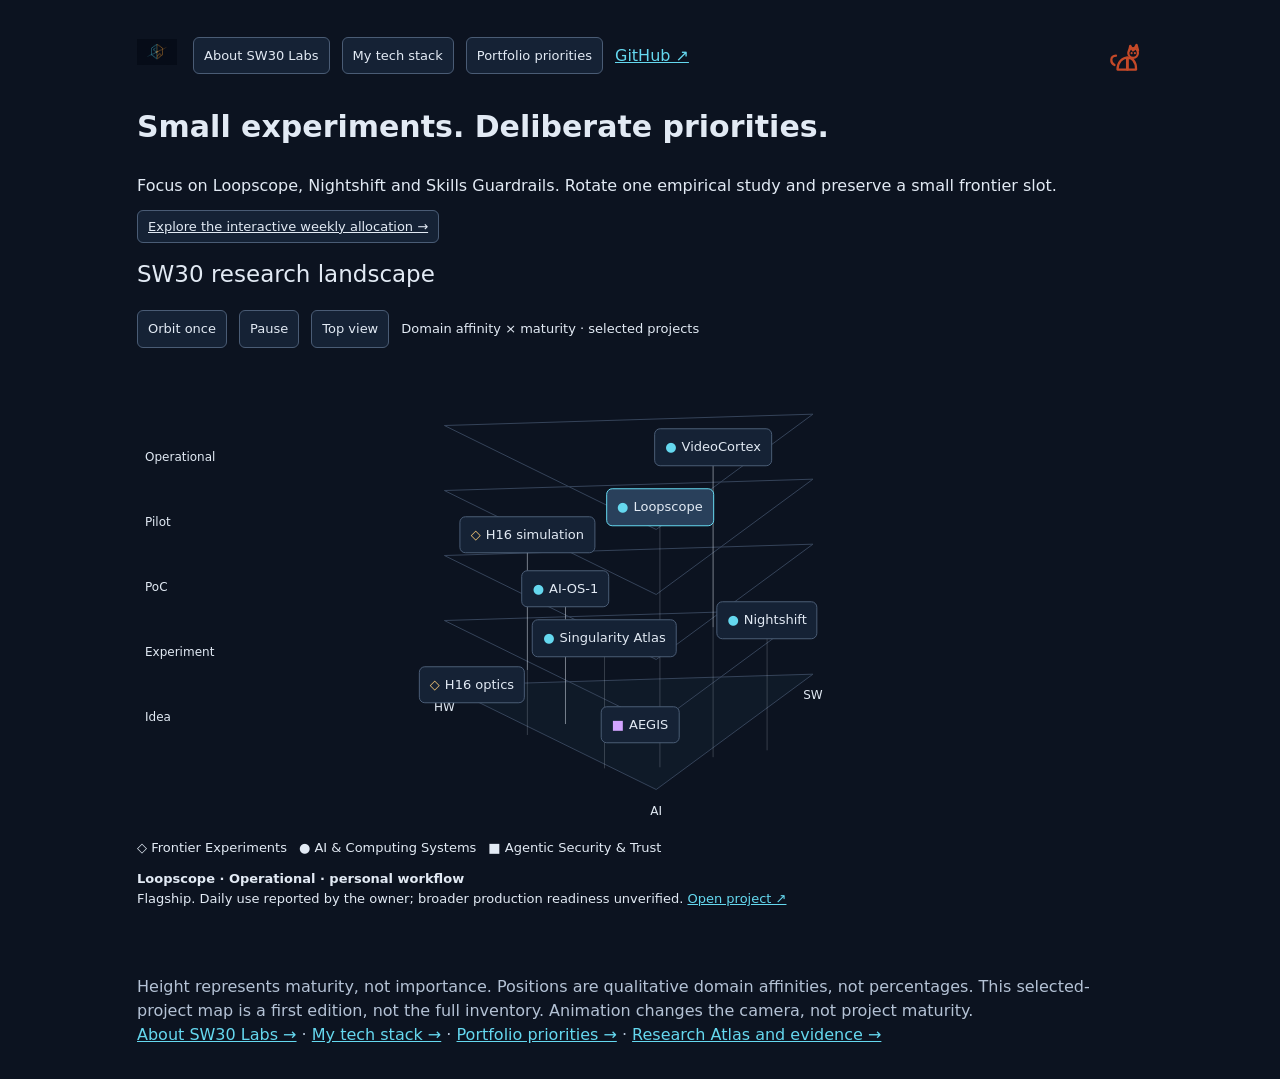
<file: docs/index.html>
<!doctype html>
<html lang="en"><head><meta charset="utf-8"><meta name="viewport" content="width=device-width,initial-scale=1"><title>SW30 Labs · Research Landscape</title><meta name="description" content="Explore SW30 Labs projects by domain affinity and evidence-backed maturity."><style>*{box-sizing:border-box}body{margin:0;background:#0c1320;color:#e2eaf4;font:16px/1.5 system-ui,sans-serif;--foreground:#e2eaf4;--border:#354359;--viz-series-1:#65d8ef;--viz-series-2:#d3a4ff;--viz-series-3:#f5c777}main{max-width:1050px;margin:auto;padding:32px 22px}a{color:#65d8ef}h1{font-size:30px}h2{font-size:23px;font-weight:500}.viz-controls,.viz-row{display:flex;gap:12px;align-items:center;flex-wrap:wrap}.site-head{display:flex;align-items:center;gap:16px;margin-bottom:18px;flex-wrap:wrap}.site-head .brand-mark{width:40px;height:40px;object-fit:contain;border-radius:8px;flex-shrink:0}.site-head .site-nav{margin-bottom:0;flex:1}.site-head .aineko{width:36px;height:36px;margin-left:auto;flex-shrink:0}.site-nav{margin-bottom:18px}.site-nav a.btn{text-decoration:none}.btn{font:inherit;font-size:13px;color:inherit;background:#152235;border:1px solid #4a5c75;border-radius:6px;padding:8px 10px;cursor:pointer}.btn:hover,.btn[aria-pressed=true]{background:#29405b;border-color:#65d8ef}.btn:focus-visible,a:focus-visible{outline:3px solid #f5c777;outline-offset:3px}.text-small{font-size:13px}footer{margin-top:28px;color:#b4c2d5}#sw-detail{max-width:760px}#sw30-landscape #sw-stage{height:520px}</style></head><body>
<main><div class="site-head"><a href="index.html" aria-label="SW30 Labs home"><img class="brand-mark" src="assets/sw30-logo-mark.png" alt="SW30 Labs" width="40" height="40"></a><nav class="viz-row site-nav" aria-label="Research navigation"><a class="btn" href="about.html">About SW30 Labs</a><a class="btn" href="about.html#stack">My tech stack</a><a class="btn" href="porter.html">Portfolio priorities</a><a href="https://github.com/sw30labs">GitHub ↗</a></nav><img class="aineko" src="assets/aineko.svg" alt="Aineko" title="Aineko" width="36" height="36"></div><section aria-label="Weekly portfolio priorities"><h1>Small experiments. Deliberate priorities.</h1><p>Focus on Loopscope, Nightshift and Skills Guardrails. Rotate one empirical study and preserve a small frontier slot.</p><p><a class="btn" href="porter.html">Explore the interactive weekly allocation →</a></p></section><div id="sw30-landscape">
<h2>SW30 research landscape</h2>
<div class="viz-controls"><button type="button" class="btn" id="sw-orbit">Orbit once</button><button type="button" class="btn" id="sw-stop">Pause</button><button type="button" class="btn" id="sw-flat" aria-pressed="false">Top view</button><span class="text-small">Domain affinity × maturity · selected projects</span></div>
<div id="sw-stage"><svg id="sw-space" role="img" aria-label="Research projects above a hardware, software and AI domain plane. Height represents maturity."></svg><div id="sw-nodes"></div></div>
<div class="viz-row text-small"><span>◇ Frontier Experiments</span><span>● AI &amp; Computing Systems</span><span>■ Agentic Security &amp; Trust</span></div>
<div id="sw-detail" class="text-small" aria-live="polite"></div>
</div>
<style>
#sw30-landscape #sw-stage{position:relative;height:490px}#sw30-landscape #sw-space{width:100%;height:100%;overflow:visible}#sw30-landscape #sw-nodes{position:absolute;inset:0;pointer-events:none}#sw30-landscape .sw-point{position:absolute;pointer-events:auto;transform:translate(-50%,-50%)}#sw30-landscape svg text{fill:var(--foreground);font-size:12px}#sw30-landscape #sw-detail{min-height:90px;padding-top:12px}#sw30-landscape .sw-symbol{display:inline-block;margin-right:5px}
</style>
<script>
(()=>{
const root=document.getElementById('sw30-landscape'),svg=root.querySelector('#sw-space'),stage=root.querySelector('#sw-stage'),nodes=root.querySelector('#sw-nodes'),detail=root.querySelector('#sw-detail');
const data=[
{name:'Loopscope',x:.05,y:.66,z:4,p:1,url:'loopscope',stage:'Operational · personal workflow',note:'Flagship. Daily use reported by the owner; broader production readiness unverified.'},
{name:'Nightshift',x:.65,y:.45,z:2,p:1,url:'nightshift',stage:'Implemented · productivity under evaluation',note:'Research Engine flagship. Frozen briefs, host checks and reviewable branches. Next: measure net human time saved.'},
{name:'VideoCortex',x:.35,y:.53,z:2,p:1,url:'videocortex',stage:'PoC · owner-reported',note:'Local TRIBE v2 brain-response prediction instrument, not generic video search. Next: verify numerical parity and one research use case.'},
{name:'Singularity Atlas',x:-.25,y:.65,z:2,p:1,url:'singularity-atlas',stage:'PoC candidate',note:'Featured. README documents globe, signal streams and local briefs; execution not independently verified.'},
{name:'AEGIS',x:0,y:0,z:0,p:2,url:'aegis-research',stage:'Idea',note:'HW + SW + AI research proposal. Next: test a bounded threat-model assumption.'},
{name:'AI-OS-1',x:-.4,y:-.05,z:0,p:1,url:'AI-OS-1',stage:'Idea / design corpus',note:'Architecture design; no runtime yet. Next: Phase-0 measurements.'},
{name:'H16 simulation',x:-.62,y:.1,z:1,p:0,stage:'Experiment',note:'RPC-H16 discrete-event simulation. Next: bounded physical-link geometry and channel mapping. Optical calibration remains open. Frontier flagship.'},
{name:'H16 optics',x:-.85,y:-.7,z:0,p:0,stage:'Idea',note:'RPC-H16 physical concept. Sixteen logical channels do not prescribe physical geometry. No optical prototype.'}
];
let angle=-.45,flat=false,selected=0,anim=0;
const marks=['◇','●','■'],colors=['var(--viz-series-3)','var(--viz-series-1)','var(--viz-series-2)'];
const buttons=data.map((d,i)=>{const b=document.createElement('button');b.type='button';b.className='btn sw-point';b.setAttribute('aria-label',d.name+', '+d.stage);const span=document.createElement('span');span.className='sw-symbol';span.style.color=colors[d.p];span.textContent=marks[d.p];b.append(span,document.createTextNode(d.name));b.onclick=()=>{selected=i;show();draw()};nodes.append(b);return b});
function show(){const d=data[selected];detail.replaceChildren();const strong=document.createElement('strong');strong.textContent=d.name+' · '+d.stage;detail.append(strong,document.createElement('br'),document.createTextNode(d.note+' '));if(d.url){const a=document.createElement('a');a.href='https://github.com/sw30labs/'+d.url;a.target='_blank';a.rel='noopener noreferrer';a.textContent='Open project ↗';detail.append(a)}buttons.forEach((b,i)=>b.setAttribute('aria-pressed',String(i===selected)))}
function draw(){const w=stage.clientWidth,h=490;const placed=[];svg.setAttribute('viewBox',`0 0 ${w} ${h}`);svg.replaceChildren();const scale=Math.min((w-70)/2.8,185),cx=w/2,cy=flat?240:377;
function proj(x,y,z){const a=x*Math.cos(angle)-y*Math.sin(angle),b=x*Math.sin(angle)+y*Math.cos(angle);return[cx+a*scale,cy+b*scale*(flat?.8:.35)-z*(flat?0:65)]}
function el(tag,attrs){const e=document.createElementNS('http://www.w3.org/2000/svg',tag);Object.entries(attrs).forEach(([k,v])=>e.setAttribute(k,v));svg.append(e);return e}
function line(a,b,opacity=.3){el('line',{x1:a[0],y1:a[1],x2:b[0],y2:b[1],stroke:'var(--foreground)','stroke-opacity':opacity,'stroke-width':1})}
const tri=[[-1,-.7],[1,-.7],[0,1]];for(let z=0;z<5;z++){if(flat&&z)continue;const pts=tri.map(([x,y])=>proj(x,y,z));el('polygon',{points:pts.map(p=>p.join(',')).join(' '),fill:z===0?'var(--viz-series-1)':'none','fill-opacity':.035,stroke:'var(--border)','stroke-width':1});if(!flat){const t=el('text',{x:8,y:cy-z*65-4});t.textContent=['Idea','Experiment','PoC','Pilot','Operational'][z]}}
[[-1,-.7,'HW'],[1,-.7,'SW'],[0,1,'AI']].forEach(([x,y,label])=>{const p=proj(x,y,0);const t=el('text',{x:p[0],y:p[1]+25,'text-anchor':'middle'});t.textContent=label});
data.forEach((d,i)=>{const p=proj(d.x,d.y,d.z),g=proj(d.x,d.y,0);if(!flat)line(p,g,.2);const b=buttons[i];let bx=p[0],by=p[1];if(flat)by+=(i%3-1)*42;bx=Math.max(b.offsetWidth/2+3,Math.min(w-b.offsetWidth/2-3,bx));const bw=b.offsetWidth,bh=b.offsetHeight;for(let tries=0;tries<20&&placed.some(q=>Math.abs(bx-q.x)<(bw+q.w)/2+5&&Math.abs(by-q.y)<(bh+q.h)/2+5);tries++)by-=bh+7;by=Math.max(bh/2+5,by);placed.push({x:bx,y:by,w:bw,h:bh});if(Math.abs(by-p[1])>5||Math.abs(bx-p[0])>5)line(p,[bx,by],.5);b.style.left=bx+'px';b.style.top=by+'px';b.style.zIndex=String(i===selected?20:5)});
}
const ORBIT_MS=22000;
function orbitOnce(){cancelAnimationFrame(anim);if(matchMedia('(prefers-reduced-motion: reduce)').matches){angle+=Math.PI/3;draw();return}const start=performance.now(),base=angle;function frame(now){const t=Math.min(1,(now-start)/ORBIT_MS);angle=base+t*Math.PI*2;draw();if(t<1)anim=requestAnimationFrame(frame)}anim=requestAnimationFrame(frame)}
function startAutoOrbit(){if(matchMedia('(prefers-reduced-motion: reduce)').matches)return;cancelAnimationFrame(anim);const start=performance.now(),base=angle;function frame(now){const t=((now-start)%ORBIT_MS)/ORBIT_MS;angle=base+t*Math.PI*2;draw();anim=requestAnimationFrame(frame)}anim=requestAnimationFrame(frame)}
root.querySelector('#sw-stop').onclick=()=>cancelAnimationFrame(anim);root.querySelector('#sw-flat').onclick=e=>{flat=!flat;e.currentTarget.setAttribute('aria-pressed',String(flat));draw()};root.querySelector('#sw-orbit').onclick=orbitOnce;
new ResizeObserver(draw).observe(stage);show();draw();startAutoOrbit();
})();
</script>
<footer>Height represents maturity, not importance. Positions are qualitative domain affinities, not percentages. This selected-project map is a first edition, not the full inventory. Animation changes the camera, not project maturity.<br><a href="about.html">About SW30 Labs →</a> · <a href="about.html#stack">My tech stack →</a> · <a href="porter.html">Portfolio priorities →</a> · <a href="https://github.com/sw30labs/.github/tree/main/research">Research Atlas and evidence →</a></footer></main></body></html>
</file>
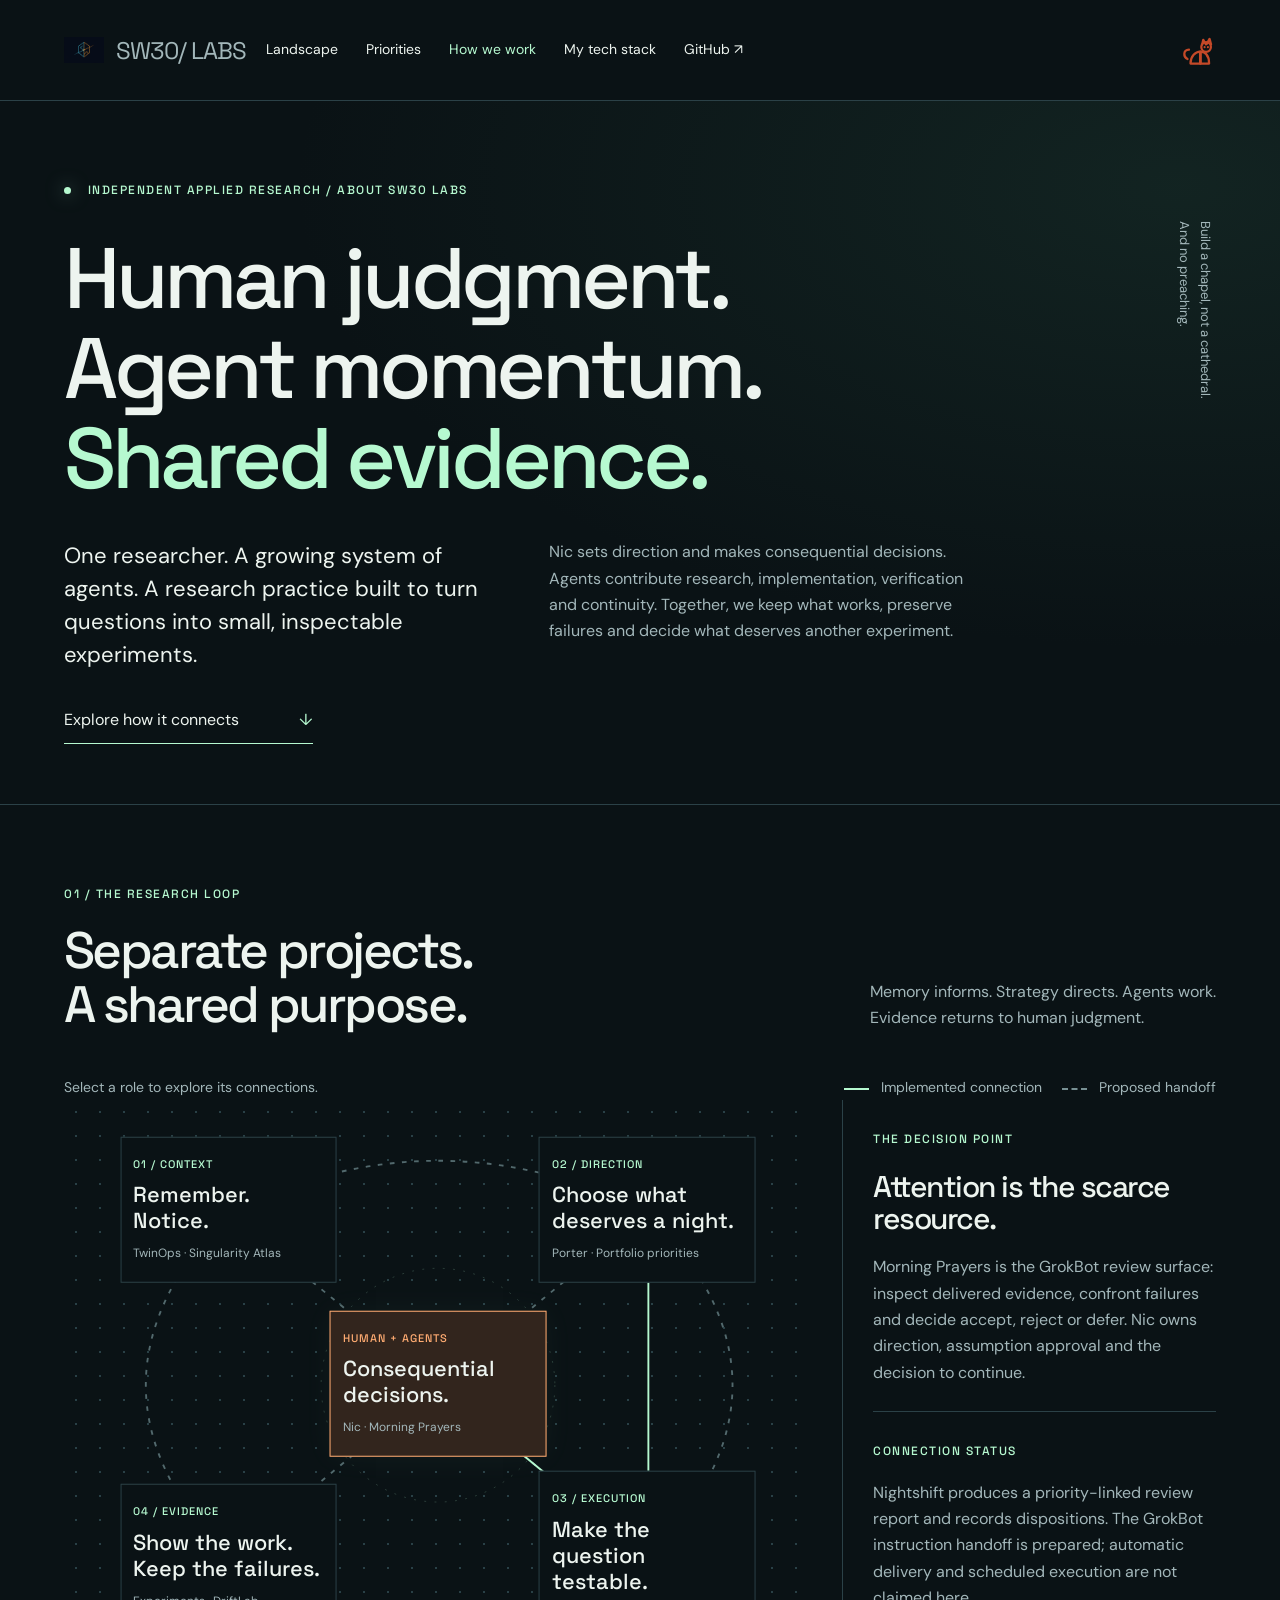
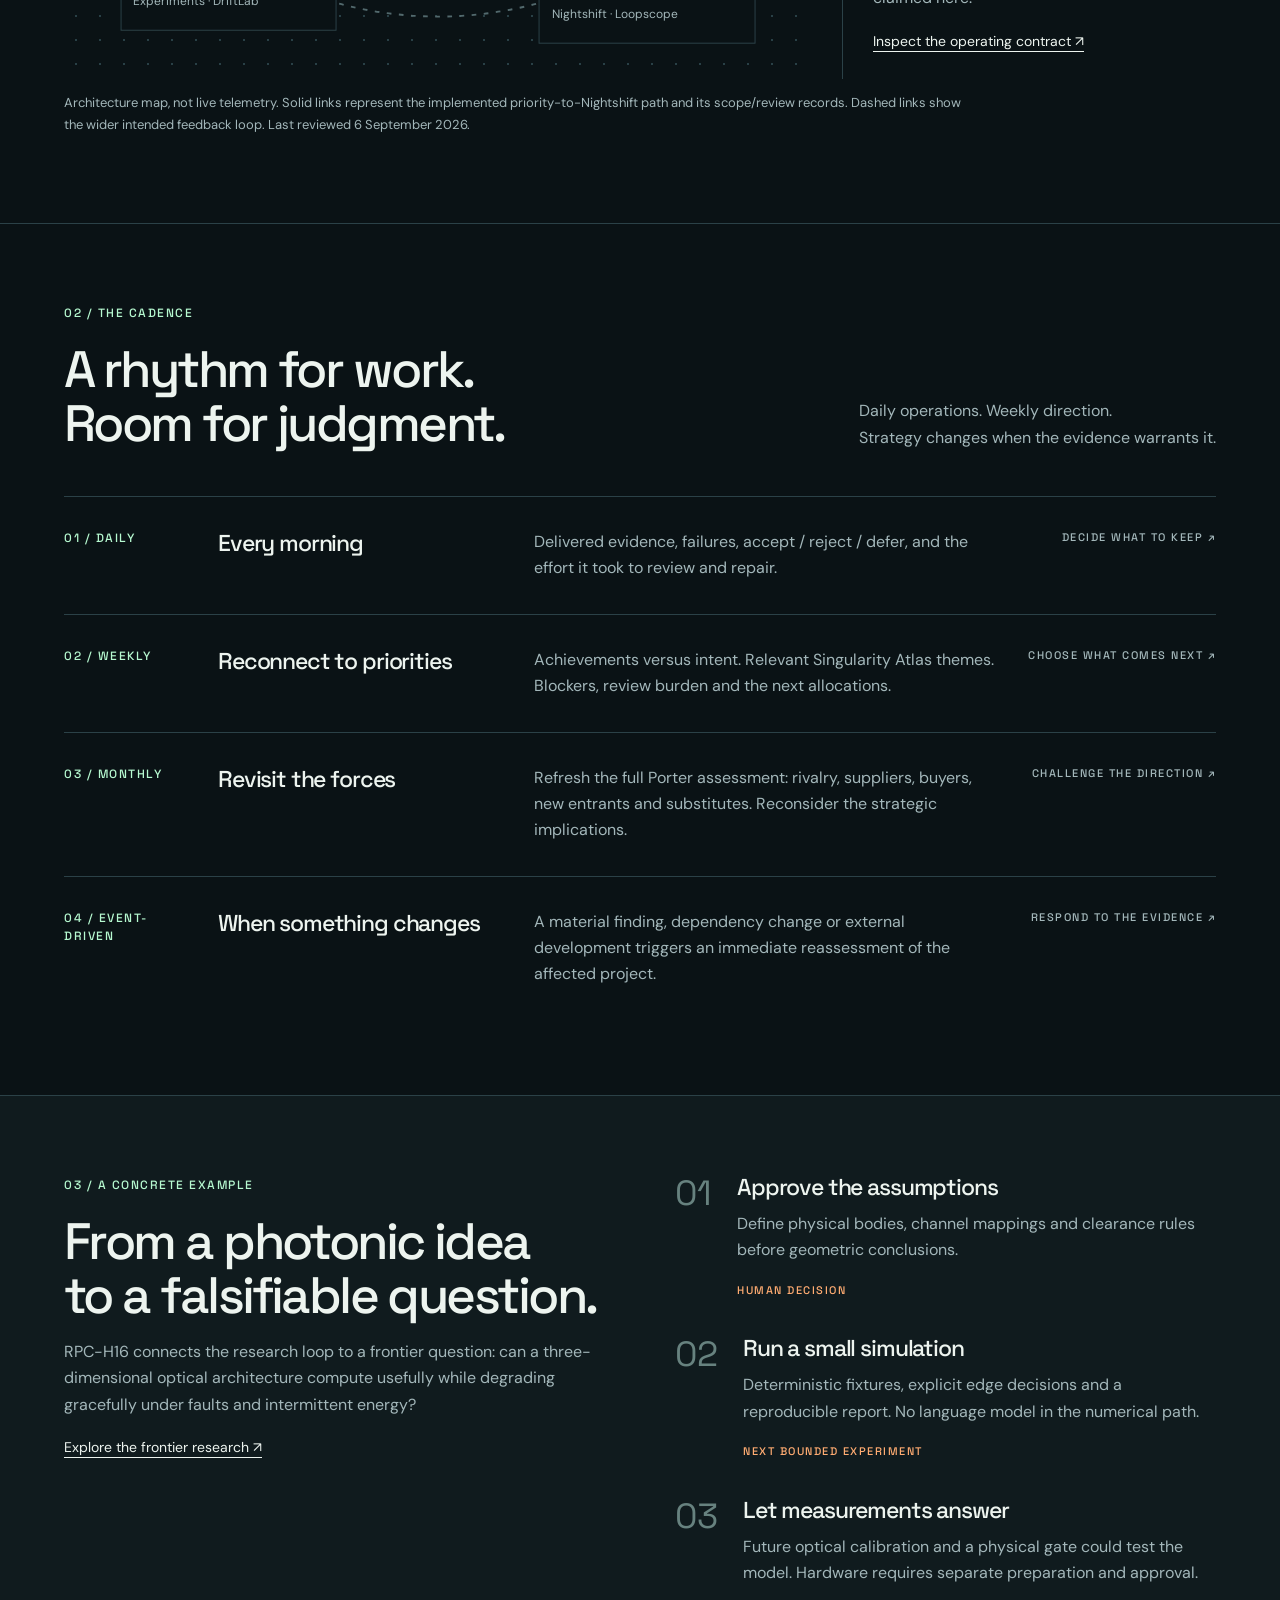
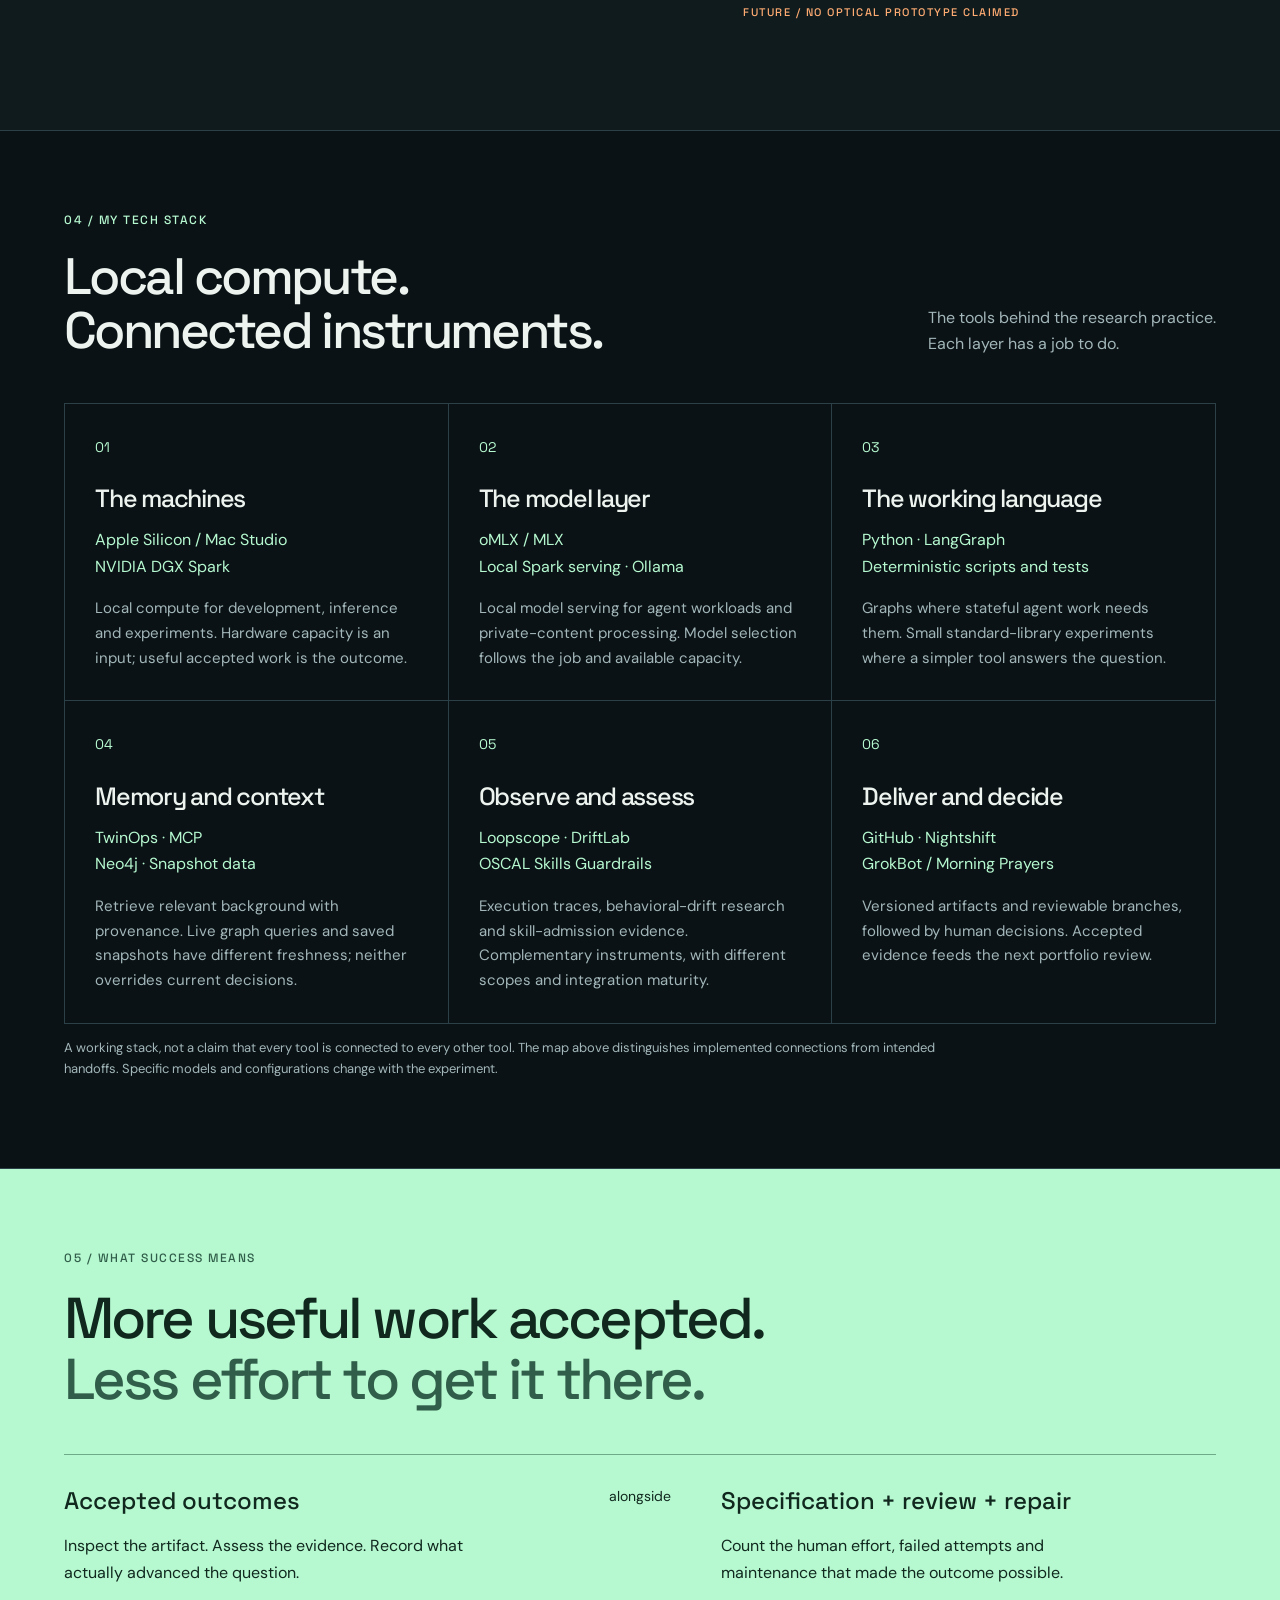
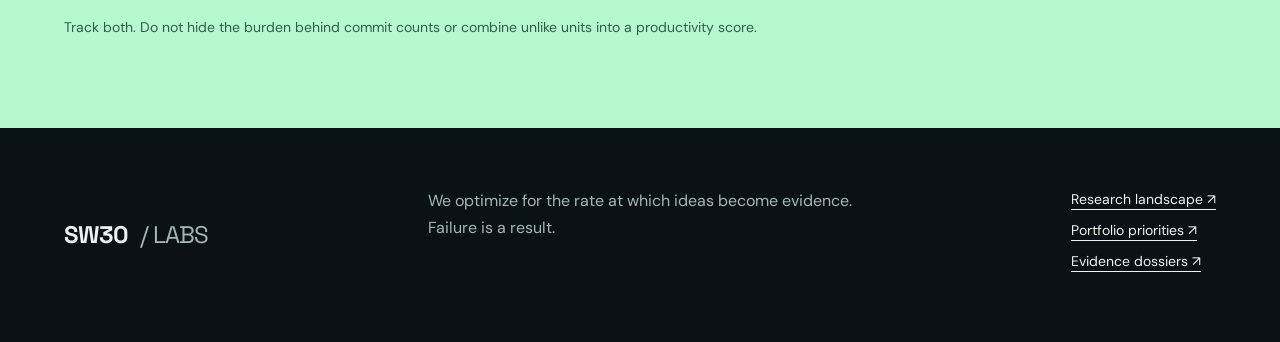
<file: docs/about.html>
<!doctype html>
<html lang="en">
<head><meta charset="utf-8"><meta name="viewport" content="width=device-width,initial-scale=1"><title>How we work · SW30 Labs</title><meta name="description" content="Humans and agents, one research practice. How SW30 Labs connects priorities, bounded experiments, evidence and consequential decisions."><link rel="stylesheet" href="about.css"><script src="about.js" defer></script></head>
<body><a class="skip" href="#main">Skip to content</a>
<header><a class="brand" href="index.html"><img class="brand-mark" src="assets/sw30-logo-mark.png" alt="SW30 Labs" width="40" height="40"><span class="brand-text">SW30<span> / LABS</span></span></a><nav aria-label="Main navigation"><a href="index.html">Landscape</a><a href="porter.html">Priorities</a><a href="about.html" aria-current="page">How we work</a><a href="#stack">My tech stack</a><a href="https://github.com/sw30labs">GitHub ↗</a></nav><img class="aineko" src="assets/aineko.svg" alt="Aineko" title="Aineko" width="36" height="36"></header>
<main id="main">
<section class="hero"><div class="eyebrow"><span class="signal"></span> INDEPENDENT APPLIED RESEARCH / ABOUT SW30 LABS</div><h1>Human judgment.<br>Agent momentum.<br><em>Shared evidence.</em></h1><div class="intro"><p>One researcher. A growing system of agents. A research practice built to turn questions into small, inspectable experiments.</p><p>Nic sets direction and makes consequential decisions. Agents contribute research, implementation, verification and continuity. Together, we keep what works, preserve failures and decide what deserves another experiment.</p></div><a class="jump" href="#system">Explore how it connects <span>↓</span></a><div class="hero-note">Build a chapel, not a cathedral.<br>And no preaching.</div></section>
<section id="system" class="system"><div class="section-head"><div><span class="eyebrow">01 / THE RESEARCH LOOP</span><h2>Separate projects.<br>A shared purpose.</h2></div><p>Memory informs. Strategy directs. Agents work.<br>Evidence returns to human judgment.</p></div>
<div class="map-controls"><span>Select a role to explore its connections.</span><div class="legend"><span><i></i> Implemented connection</span><span><i class="dashed"></i> Proposed handoff</span></div></div>
<div class="system-layout"><div class="map" aria-label="Interactive map of research roles">
<svg viewBox="0 0 800 620" aria-hidden="true"><g class="proposed"><path d="M175 120 Q400 10 625 120"/><path d="M625 120 Q805 305 625 490"/><path d="M625 490 Q400 615 175 490"/><path d="M175 490 Q0 305 175 120"/><path d="M175 120 L400 305 M625 120 L400 305 M625 490 L400 305 M175 490 L400 305"/></g><g class="implemented"><path d="M625 120 L625 490"/><path d="M400 305 L625 490"/></g><circle class="orbit" cx="400" cy="305" r="125"/></svg>
<button class="node context" data-role="context" aria-pressed="false"><small>01 / CONTEXT</small><strong>Remember.<br>Notice.</strong><span>TwinOps · Singularity Atlas</span></button>
<button class="node strategy" data-role="strategy" aria-pressed="false"><small>02 / DIRECTION</small><strong>Choose what<br>deserves a night.</strong><span>Porter · Portfolio priorities</span></button>
<button class="node execution" data-role="execution" aria-pressed="false"><small>03 / EXECUTION</small><strong>Make the<br>question testable.</strong><span>Nightshift · Loopscope</span></button>
<button class="node evidence" data-role="evidence" aria-pressed="false"><small>04 / EVIDENCE</small><strong>Show the work.<br>Keep the failures.</strong><span>Experiments · DriftLab</span></button>
<button class="node human" data-role="human" aria-pressed="true"><small>HUMAN + AGENTS</small><strong>Consequential<br>decisions.</strong><span>Nic · Morning Prayers</span></button>
</div><aside id="role-detail" aria-live="polite"><span class="eyebrow" id="role-label">THE DECISION POINT</span><h3 id="role-title">Attention is the scarce resource.</h3><p id="role-copy">Morning Prayers is the GrokBot review surface: inspect delivered evidence, confront failures and decide accept, reject or defer. Nic owns direction, assumption approval and the decision to continue.</p><div class="detail-rule"></div><span class="eyebrow">CONNECTION STATUS</span><p id="role-status">Nightshift produces a priority-linked review report and records dispositions. The GrokBot instruction handoff is prepared; automatic delivery and scheduled execution are not claimed here.</p><a id="role-link" href="https://github.com/sw30labs/nightshift/blob/main/docs/portfolio-priorities.md">Inspect the operating contract ↗</a></aside></div>
<p class="map-note">Architecture map, not live telemetry. Solid links represent the implemented priority-to-Nightshift path and its scope/review records. Dashed links show the wider intended feedback loop. Last reviewed 6 September 2026.</p>
<noscript><p>The map's roles are context (TwinOps and Atlas), direction (Porter and priorities), execution (Nightshift and Loopscope), evidence (experiments and DriftLab), and human review. JavaScript enables role details; the research links and cadence remain available below.</p></noscript></section>
<section class="cadence" id="cadence"><div class="section-head"><div><span class="eyebrow">02 / THE CADENCE</span><h2>A rhythm for work.<br>Room for judgment.</h2></div><p>Daily operations. Weekly direction.<br>Strategy changes when the evidence warrants it.</p></div>
<div class="cadence-row"><span class="time">01 / DAILY</span><h3>Every morning</h3><p>Delivered evidence, failures, accept / reject / defer, and the effort it took to review and repair.</p><span class="outcome">DECIDE WHAT TO KEEP ↗</span></div>
<div class="cadence-row"><span class="time">02 / WEEKLY</span><h3>Reconnect to priorities</h3><p>Achievements versus intent. Relevant Singularity Atlas themes. Blockers, review burden and the next allocations.</p><span class="outcome">CHOOSE WHAT COMES NEXT ↗</span></div>
<div class="cadence-row"><span class="time">03 / MONTHLY</span><h3>Revisit the forces</h3><p>Refresh the full Porter assessment: rivalry, suppliers, buyers, new entrants and substitutes. Reconsider the strategic implications.</p><span class="outcome">CHALLENGE THE DIRECTION ↗</span></div>
<div class="cadence-row"><span class="time">04 / EVENT-DRIVEN</span><h3>When something changes</h3><p>A material finding, dependency change or external development triggers an immediate reassessment of the affected project.</p><span class="outcome">RESPOND TO THE EVIDENCE ↗</span></div></section>
<section class="frontier"><div><span class="eyebrow">03 / A CONCRETE EXAMPLE</span><h2>From a photonic idea<br>to a falsifiable question.</h2><p>RPC-H16 connects the research loop to a frontier question: can a three-dimensional optical architecture compute usefully while degrading gracefully under faults and intermittent energy?</p><a href="https://github.com/sw30labs/.github/blob/main/research/flagships.md#frontier-flagship-rpc-h16">Explore the frontier research ↗</a></div><ol class="experiment"><li><span>01</span><div><h3>Approve the assumptions</h3><p>Define physical bodies, channel mappings and clearance rules before geometric conclusions.</p><b>HUMAN DECISION</b></div></li><li><span>02</span><div><h3>Run a small simulation</h3><p>Deterministic fixtures, explicit edge decisions and a reproducible report. No language model in the numerical path.</p><b>NEXT BOUNDED EXPERIMENT</b></div></li><li><span>03</span><div><h3>Let measurements answer</h3><p>Future optical calibration and a physical gate could test the model. Hardware requires separate preparation and approval.</p><b>FUTURE / NO OPTICAL PROTOTYPE CLAIMED</b></div></li></ol></section>
<section id="stack" class="stack"><div class="section-head"><div><span class="eyebrow">04 / MY TECH STACK</span><h2>Local compute.<br>Connected instruments.</h2></div><p>The tools behind the research practice.<br>Each layer has a job to do.</p></div>
<div class="stack-grid">
<article><span class="stack-number">01</span><h3>The machines</h3><p>Apple Silicon / Mac Studio<br>NVIDIA DGX Spark</p><div>Local compute for development, inference and experiments. Hardware capacity is an input; useful accepted work is the outcome.</div></article>
<article><span class="stack-number">02</span><h3>The model layer</h3><p>oMLX / MLX<br>Local Spark serving · Ollama</p><div>Local model serving for agent workloads and private-content processing. Model selection follows the job and available capacity.</div></article>
<article><span class="stack-number">03</span><h3>The working language</h3><p>Python · LangGraph<br>Deterministic scripts and tests</p><div>Graphs where stateful agent work needs them. Small standard-library experiments where a simpler tool answers the question.</div></article>
<article><span class="stack-number">04</span><h3>Memory and context</h3><p>TwinOps · MCP<br>Neo4j · Snapshot data</p><div>Retrieve relevant background with provenance. Live graph queries and saved snapshots have different freshness; neither overrides current decisions.</div></article>
<article><span class="stack-number">05</span><h3>Observe and assess</h3><p>Loopscope · DriftLab<br>OSCAL Skills Guardrails</p><div>Execution traces, behavioral-drift research and skill-admission evidence. Complementary instruments, with different scopes and integration maturity.</div></article>
<article><span class="stack-number">06</span><h3>Deliver and decide</h3><p>GitHub · Nightshift<br>GrokBot / Morning Prayers</p><div>Versioned artifacts and reviewable branches, followed by human decisions. Accepted evidence feeds the next portfolio review.</div></article>
</div><p class="map-note">A working stack, not a claim that every tool is connected to every other tool. The map above distinguishes implemented connections from intended handoffs. Specific models and configurations change with the experiment.</p></section>
<section class="measure"><span class="eyebrow">05 / WHAT SUCCESS MEANS</span><h2>More useful work accepted.<br><em>Less effort to get it there.</em></h2><div class="measure-grid"><div><strong>Accepted outcomes</strong><p>Inspect the artifact. Assess the evidence. Record what actually advanced the question.</p></div><span class="versus">alongside</span><div><strong>Specification + review + repair</strong><p>Count the human effort, failed attempts and maintenance that made the outcome possible.</p></div></div><p class="measure-note">Track both. Do not hide the burden behind commit counts or combine unlike units into a productivity score.</p></section>
<footer><div class="brand">SW30<span> / LABS</span></div><p>We optimize for the rate at which ideas become evidence.<br>Failure is a result.</p><div><a href="index.html">Research landscape ↗</a><a href="porter.html">Portfolio priorities ↗</a><a href="https://github.com/sw30labs/.github/tree/main/research">Evidence dossiers ↗</a></div></footer>
</main></body></html>
</file>
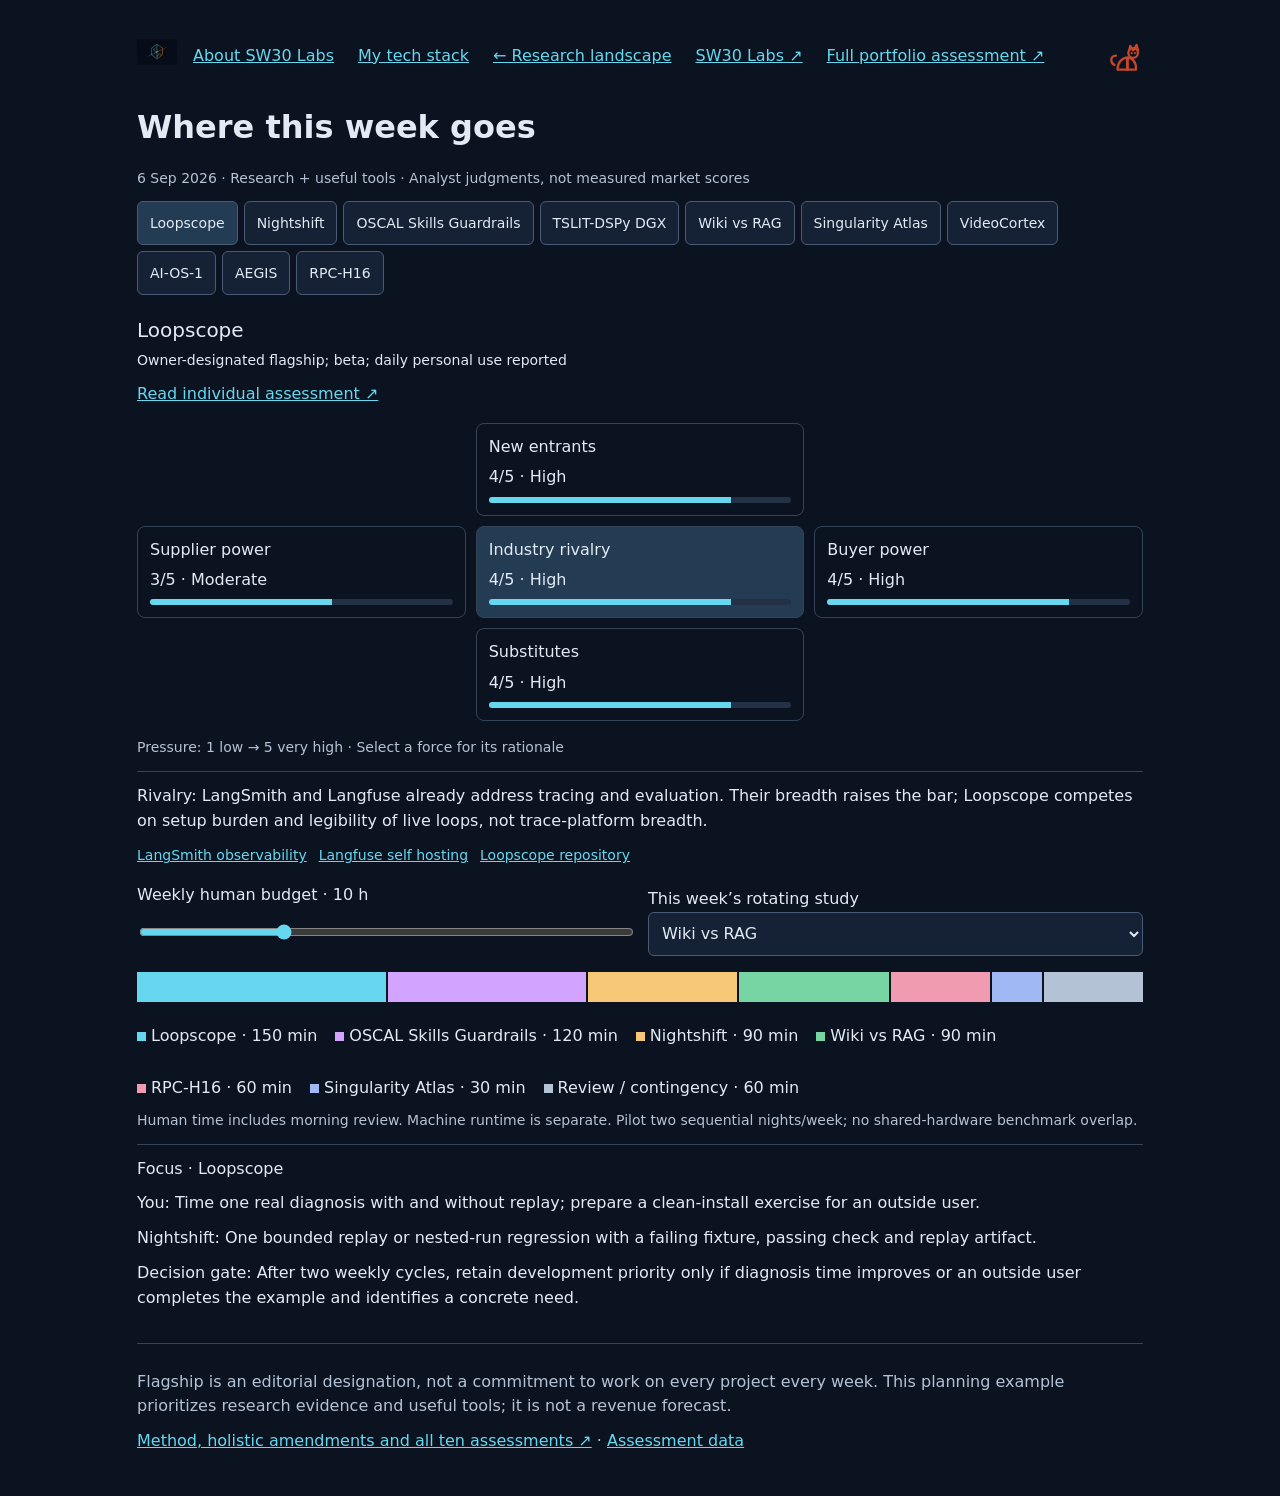
<file: docs/porter.html>
<!doctype html>
<html lang="en"><head><meta charset="utf-8"><meta name="viewport" content="width=device-width,initial-scale=1">
<title>SW30 Labs · Portfolio Priorities</title><meta name="description" content="Explore ten SW30 Labs project assessments, Porter Five Forces and a bounded weekly research allocation.">
<link rel="stylesheet" href="porter.css"></head><body><main>
<div class="site-head"><a href="index.html" aria-label="SW30 Labs home"><img class="brand-mark" src="assets/sw30-logo-mark.png" alt="SW30 Labs" width="40" height="40"></a><nav aria-label="Research navigation"><a href="about.html">About SW30 Labs</a><a href="about.html#stack">My tech stack</a><a href="index.html">← Research landscape</a><a href="https://github.com/sw30labs">SW30 Labs ↗</a><a href="https://github.com/sw30labs/.github/tree/main/research/porter">Full portfolio assessment ↗</a></nav><img class="aineko" src="assets/aineko.svg" alt="Aineko" title="Aineko" width="36" height="36"></div>
<div id="sw30-porter">
<style>
#sw30-porter{color:var(--foreground)}
#sw30-porter .project-list{display:flex;flex-wrap:wrap;gap:6px;margin:12px 0}
#sw30-porter button{cursor:pointer}
#sw30-porter .project-list button[aria-pressed="true"]{background:var(--accent);color:var(--accent-foreground)}
#sw30-porter .force-grid{display:grid;grid-template-columns:1fr 1fr 1fr;gap:10px;margin:16px 0}
#sw30-porter .force{padding:12px;border:1px solid var(--border);border-radius:8px;text-align:left;background:transparent;color:var(--foreground);min-width:0}
#sw30-porter .force[aria-pressed="true"]{background:var(--accent)}
#sw30-porter .force strong{display:block;font-weight:500;margin-bottom:8px}
#sw30-porter .f0{grid-column:2;grid-row:2}
#sw30-porter .f1{grid-column:1;grid-row:2}
#sw30-porter .f2{grid-column:3;grid-row:2}
#sw30-porter .f3{grid-column:2;grid-row:1}
#sw30-porter .f4{grid-column:2;grid-row:3}
#sw30-porter .track{height:6px;background:var(--muted);margin:8px 0 0;border-radius:3px;overflow:hidden}
#sw30-porter .bar{display:block;height:100%;background:var(--viz-series-1);transition:width 450ms ease}
#sw30-porter .detail{border-top:1px solid var(--border);padding-top:12px;margin-top:12px}
#sw30-porter .detail-label{font-weight:500}
#sw30-porter .controls{display:flex;gap:16px;align-items:end;flex-wrap:wrap;margin:16px 0}
#sw30-porter .controls label{flex:1;min-width:180px}
#sw30-porter .allocation{display:flex;height:30px;gap:2px;margin:12px 0}
#sw30-porter .allocation button{border:0;min-width:0;padding:0;background:var(--viz-series-1);transition:width 450ms ease}
#sw30-porter .allocation button:nth-child(2){background:var(--viz-series-2)}
#sw30-porter .allocation button:nth-child(3){background:var(--viz-series-3)}
#sw30-porter .allocation button:nth-child(4){background:var(--viz-series-4)}
#sw30-porter .allocation button:nth-child(5){background:var(--viz-series-5)}
#sw30-porter .allocation button:nth-child(6){background:var(--viz-series-6)}
#sw30-porter .allocation button:nth-child(7){background:var(--muted-foreground)}
#sw30-porter .allocation-legend{display:flex;flex-wrap:wrap;gap:8px 18px}
#sw30-porter .allocation-legend button{background:transparent;color:var(--foreground);border:0;padding:4px 0;text-align:left}
#sw30-porter .allocation-legend i{display:inline-block;width:9px;height:9px;margin-right:5px}
#sw30-porter .source-links{display:flex;flex-wrap:wrap;gap:12px;margin-top:12px}
#sw30-porter .selected-title{margin-bottom:4px}
@media(max-width:500px){#sw30-porter .force-grid{grid-template-columns:1fr 1fr}#sw30-porter .force{grid-column:auto;grid-row:auto}#sw30-porter .f0{grid-column:1 / -1}#sw30-porter .force{min-height:90px}}
@media(prefers-reduced-motion:reduce){#sw30-porter .bar,#sw30-porter .allocation button{transition:none}}
</style>
<h1>Where this week goes</h1>
<div class="text-small text-muted">6 Sep 2026 · Research + useful tools · Analyst judgments, not measured market scores</div>
<div class="project-list" aria-label="Portfolio projects"></div>
<h3 class="selected-title"></h3>
<div class="status text-small"></div><p><a class="assessment-link" href="https://github.com/sw30labs/.github/tree/main/research/porter">Read individual assessment ↗</a></p>
<div class="force-grid" role="group" aria-label="Porter Five Forces: four surrounding forces and rivalry at the center">
<button type="button" class="force f3" data-force="3"><strong>New entrants</strong><span class="value"></span><div class="track"><span class="bar"></span></div></button>
<button type="button" class="force f1" data-force="1"><strong>Supplier power</strong><span class="value"></span><div class="track"><span class="bar"></span></div></button>
<button type="button" class="force f0" data-force="0"><strong>Industry rivalry</strong><span class="value"></span><div class="track"><span class="bar"></span></div></button>
<button type="button" class="force f2" data-force="2"><strong>Buyer power</strong><span class="value"></span><div class="track"><span class="bar"></span></div></button>
<button type="button" class="force f4" data-force="4"><strong>Substitutes</strong><span class="value"></span><div class="track"><span class="bar"></span></div></button>
</div>
<div class="text-small text-muted">Pressure: 1 low → 5 very high · Select a force for its rationale</div>
<div class="force-detail detail" aria-live="polite"></div>
<div class="source-links text-small"></div>
<div class="controls">
<label class="form-label">Weekly human budget · <span class="budget-value">10 h</span><input class="form-range" aria-label="Weekly human hours" type="range" min="2" max="30" step="0.5" value="10"></label>
<label class="form-label">This week’s rotating study<select class="form-select study" aria-label="Rotating study"><option value="wiki-vs-rag">Wiki vs RAG</option><option value="tslit-dspy-dgx">TSLIT-DSPy DGX</option><option value="videocortex">VideoCortex</option></select></label>
</div>
<div class="allocation" role="group" aria-label="Proposed weekly human effort allocation"></div>
<div class="allocation-legend"></div>
<div class="budget-note text-small text-muted"></div>
<div class="task-detail detail" aria-live="polite"></div>
<script type="application/json" id="sw30-porter-data">{"date": "2026-09-06", "objective": "Research evidence and useful tools", "projects": [{"id": "loopscope", "name": "Loopscope", "status": "Owner-designated flagship; beta; daily personal use reported", "market": "Local inspection and replay of agent workflows for individual builders and small research teams.", "scores": [4, 3, 4, 4, 4], "forces": ["LangSmith and Langfuse already address tracing and evaluation. Their breadth raises the bar; Loopscope competes on setup burden and legibility of live loops, not trace-platform breadth.", "LangGraph and its event interfaces shape compatibility. Open source reduces contractual lock-in, but maintaining hooks through upstream changes still costs founder time.", "Developers can choose free tools and readily replace a small hook. Daily personal use establishes internal utility; willingness to pay and independent adoption remain unmeasured.", "A basic dashboard is easy to reproduce. Reliable replay, bounded overhead and clear nested-run behavior take more work, but are not yet a durable entry barrier.", "Console logs, JSONL inspection and framework-native traces can solve the immediate debugging job without another dashboard."], "refs": ["smith", "fuse"], "wedge": "A tiny, local, failure-tolerant instrument with a reproducible example of finding an otherwise costly failure.", "first": "Make Loopscope the lead practical-tool flagship.", "amend": "Keep it a lead, but use Nightshift as one demanding reference workflow. Do not build a second general observability platform. Internal integration is a testbed, not independent market validation.", "human": "Time one real diagnosis with and without replay; prepare a clean-install exercise for an outside user.", "night": "One bounded replay or nested-run regression with a failing fixture, passing check and replay artifact.", "gate": "After two weekly cycles, retain development priority only if diagnosis time improves or an outside user completes the example and identifies a concrete need.", "allocation": 25, "group": "Focus", "confidence": "Medium: usage attributed; market position inferred", "repo": "https://github.com/sw30labs/loopscope", "pressure": 3.8, "sources": [{"title": "LangSmith observability", "url": "https://www.langchain.com/langsmith/observability"}, {"title": "Langfuse self hosting", "url": "https://langfuse.com/self-hosting"}, {"title": "Loopscope repository", "url": "https://github.com/sw30labs/loopscope"}]}, {"id": "nightshift", "name": "Nightshift", "status": "Research Engine flagship; implemented local workflow; net time savings under evaluation", "market": "Bounded overnight code maintenance across a solo builder\u2019s repository portfolio.", "scores": [5, 4, 4, 5, 5], "forces": ["OpenHands and the broader coding-agent category compete for delegated development work. A writer/critic loop by itself is readily substitutable; the narrow portfolio contract is the stronger differentiator.", "Useful output depends on model quality, serving stacks and local hardware. Separate writer and critic endpoints do not guarantee independent errors or effective criticism.", "A solo developer can switch harnesses or work interactively. The relevant purchase decision is attention: every rejected branch and long review reduces value.", "Open frameworks make it inexpensive to assemble overnight loops. A trustworthy record of accepted changes and measured review cost is harder to replicate than the interface.", "Interactive coding assistants, scripted maintenance and leaving low-value work undone can all outperform unattended work once review and repair time are counted."], "refs": ["hands", "ds4"], "wedge": "Frozen small briefs, host-verified checks, reviewable branches and useful cross-repository memory.", "first": "Assess as a crowded coding-agent product with uncertain external demand.", "amend": "Designate as a cross-cutting Research Engine flagship for internal capacity, while keeping commercial ambition conditional. Limit self-improvement so the engine does not consume the lab.", "human": "Review accepted outcomes and log minutes spent specifying, reviewing and repairing. Choose tasks by portfolio priority, not repository recency alone.", "night": "Start with one target and two checkable jobs per night. Produce branch, test log, summary and accepted/rejected outcome; run sequentially on shared hardware.", "gate": "Over two weeks, require positive net human time saved and no material scope violation. Count failed and abandoned runs. Pause expansion if review backlog exceeds one morning session.", "allocation": 15, "group": "Focus", "confidence": "Medium on implementation; low on net savings and demand", "repo": "https://github.com/sw30labs/nightshift", "pressure": 4.6, "sources": [{"title": "OpenHands", "url": "https://github.com/OpenHands/OpenHands"}, {"title": "DwarfStar inference engine", "url": "https://github.com/antirez/ds4"}, {"title": "Nightshift repository", "url": "https://github.com/sw30labs/nightshift"}]}, {"id": "oscal-skills-guardrails", "name": "OSCAL Skills Guardrails", "status": "Evidence-selected flagship; reference implementation with hardening gaps", "market": "Policy-driven admission and integrity evidence for organizations adopting executable agent skills.", "scores": [4, 3, 4, 4, 4], "forces": ["Cisco Skill Scanner already combines static, semantic and behavioral checks. Dual evidence alone is weak differentiation; policy linkage and content-bound decisions are the plausible niche.", "NIST OSCAL is a public data standard, reducing dependence on a proprietary schema. Scanner and judge changes still affect evidence consistency and maintenance.", "Security teams demand demonstrable false-positive rates, enforcement and usable evidence. They can prefer existing scanners or postpone adoption; no paying design partner was evidenced.", "Adding a policy wrapper is relatively easy. Robust mutation handling, digest-bound approvals and independently reproducible evaluation create a higher practical barrier.", "Manual skill review, allowlists, restricted execution and existing CI scanners can satisfy parts of the job. Admission scanning cannot substitute for runtime containment."], "refs": ["cisco", "oscal"], "wedge": "Reproducible, digest-bound admission decisions with inspectable OSCAL evidence, rather than a promise of universal detection.", "first": "Prioritize hardening and a clean/adversarial evaluation over feature growth.", "amend": "Retain as the primary security experiment. Reuse a bounded Nightshift fixture to test policies, but do not call Nightshift governed until the enforcement path is implemented and checked.", "human": "Freeze acceptance criteria and review adversarial labels, mutation behavior and false positives.", "night": "Build a corpus harness and regression fixtures for malformed judge output, changed content after approval and symlink cases.", "gate": "Require deterministic integrity cases to pass and report semantic misses and false positives separately. A reproducible bypass blocks a security-readiness claim; it is a useful research result.", "allocation": 20, "group": "Focus", "confidence": "Medium: artifacts inspected; enforcement and general detection unverified", "repo": "https://github.com/sw30labs/oscal-skills-guardrails", "pressure": 3.8, "sources": [{"title": "Cisco Skill Scanner", "url": "https://github.com/cisco-ai-defense/skill-scanner"}, {"title": "NIST OSCAL model overview", "url": "https://www.nist.gov/system/files/documents/2021/02/25/Day1.1-Michaela-OSCAL%20Overview.pdf"}, {"title": "OSCAL Skills Guardrails repository", "url": "https://github.com/sw30labs/oscal-skills-guardrails"}]}, {"id": "tslit-dspy-dgx", "name": "TSLIT-DSPy DGX", "status": "Evidence-selected experimental flagship; negative and withdrawn results preserved", "market": "Controlled model-integrity experiments for researchers investigating identity/date-conditioned behavior.", "scores": [4, 4, 4, 3, 4], "forces": ["Garak and Promptfoo provide broad vulnerability/evaluation tooling. TSLIT\u2019s opportunity is a rigorous narrow experiment, not broader scanner coverage.", "Model releases, inference configuration and an independent detector determine reproducibility. Limited positive ground truth makes evaluation data a scarce input.", "Researchers can run their own probes and require strong controls before relying on a detector. An all-negative holdout does not demonstrate sensitivity.", "Prompt variants are easy to create; carefully matched controls, frozen traces and independent reproduction are more difficult and more valuable.", "General vulnerability probes, manual paired analysis and provenance review address adjacent integrity concerns, often without a dedicated system."], "refs": ["garak", "promptfoo"], "wedge": "A falsifiable, carefully controlled study of a specific conditional behavior.", "first": "One replication before extending detection claims.", "amend": "Move to a rotating evidence slot. A shared evidence format with Guardrails is useful, but combining outputs must not launder weak detection into a stronger security claim.", "human": "Review the short cert_expiry cell and matched controls; distinguish truncation from a repeatable behavioral effect.", "night": "Run frozen matched conditions with repeated seeds; retain raw outputs and configuration without rewriting holdouts.", "gate": "If the anomaly does not reproduce, publish a negative finding and stop expansion. If it does, require independent confirmation before describing a trigger.", "allocation": 0, "group": "Rotate", "confidence": "Low: small evaluation and weak detector evidence", "repo": "https://github.com/sw30labs/tslit-dspy-dgx", "pressure": 3.8, "sources": [{"title": "NVIDIA garak", "url": "https://github.com/NVIDIA/garak"}, {"title": "Promptfoo", "url": "https://github.com/promptfoo/promptfoo"}, {"title": "TSLIT-DSPy DGX repository", "url": "https://github.com/sw30labs/tslit-dspy-dgx"}]}, {"id": "wiki-vs-rag", "name": "Wiki vs RAG", "status": "Evidence-selected flagship; four-arm study on one corpus", "market": "Reproducible retrieval-strategy comparisons for builders selecting knowledge workflows.", "scores": [4, 3, 4, 5, 5], "forces": ["Ragas and Promptfoo already support evaluation workflows. The useful contribution is a transparent comparison and dataset, not another evaluation product.", "Embedding models, generators and judges influence rankings. Open tooling offers alternatives, but upgrades can change comparability.", "Builders need results on their own corpus. A single-corpus conclusion transfers poorly, giving potential adopters strong reasons to rerun or ignore it.", "A comparison notebook is cheap to create. High-quality human labels, repeated runs and independently reproducible costs are harder to establish.", "Small hand-labeled tests, existing evaluation libraries and pragmatic single-shot retrieval can answer the decision without a separate project."], "refs": ["ragas", "promptfoo"], "wedge": "Decision-grade tradeoffs with explicit uncertainty and full indexing, retrieval and generation costs.", "first": "Repeat the frozen study and add a second corpus.", "amend": "Treat it as reusable Research Engine methodology and a rotating publication asset. Do not duplicate an evaluation framework or infer a universal winner.", "human": "Audit a blinded sample of judge results; choose a second corpus that could reverse the original finding.", "night": "Reproduce the frozen questions, capture failures and compute per-strategy distributions and confidence intervals.", "gate": "If rankings change materially across seeds or corpora, report conditional guidance. End the study when it supports an actionable retrieval choice.", "allocation": 0, "group": "Rotate", "confidence": "Medium for recorded comparison; low external validity", "repo": "https://github.com/sw30labs/wiki-vs-rag", "pressure": 4.2, "sources": [{"title": "Ragas", "url": "https://github.com/vibrantlabsai/ragas"}, {"title": "Promptfoo", "url": "https://github.com/promptfoo/promptfoo"}, {"title": "Wiki vs RAG repository", "url": "https://github.com/sw30labs/wiki-vs-rag"}]}, {"id": "singularity-atlas", "name": "Singularity Atlas", "status": "Featured working dashboard; practical value provisional", "market": "AI infrastructure and convergence monitoring for independent researchers and technical writers.", "scores": [4, 4, 5, 5, 5], "forces": ["Epoch publishes AI models, data-center and company datasets. Atlas competes for attention with specialist research feeds; a globe and composite index alone do not establish added decision value.", "Upstream public feeds control availability, definitions and revisions. Open access does not imply permanent availability or unrestricted redistribution.", "Readers can follow primary sources directly. Their switching costs are low and evidence of recurring outside use or willingness to pay was not found in the inspected material.", "Feed aggregation and brief generation are accessible capabilities. A differentiated curated dataset and documented corrections would be stronger barriers.", "RSS, newsletters, bookmarks and direct dataset queries provide situational awareness without running another service."], "refs": ["epoch"], "wedge": "A provenance-linked brief that changes a concrete research or writing decision.", "first": "Keep the working dashboard; verify the value of its synthesis.", "amend": "Use as the lab\u2019s bounded intelligence input and distribution aid. Cap dashboard development; distinguish its editorial index from a calibrated forecast.", "human": "For one week, record which sourced signals change a project decision or produce a useful article angle.", "night": "Check feed freshness, broken sources and duplicate stories; draft a short brief with source links for human review.", "gate": "Retain weekly maintenance only if useful signals outweigh reading and upkeep time; otherwise use a simpler feed list.", "allocation": 5, "group": "Maintain", "confidence": "Low: dashboard exists; decision value unmeasured", "repo": "https://github.com/sw30labs/singularity-atlas", "pressure": 4.6, "sources": [{"title": "Epoch AI datasets", "url": "https://epoch.ai/data"}, {"title": "Singularity Atlas repository", "url": "https://github.com/sw30labs/singularity-atlas"}]}, {"id": "videocortex", "name": "VideoCortex", "status": "Featured PoC; local TRIBE v2 research instrument", "market": "Local stimulus-to-predicted-brain-response tooling for neuroscience exploration and teaching.", "scores": [3, 5, 4, 4, 4], "forces": ["The upstream TRIBE v2 notebook and demo already offer the underlying scientific capability. Local preflight, platform support and clearer figures are the instrument\u2019s value.", "TRIBE v2 is the central model dependency and its repository specifies CC-BY-NC-4.0. That materially constrains assuming a straightforward commercial offering; replacing the core would be costly.", "Researchers can use the upstream notebook and demand validity for their study. Attractive cortical plots are insufficient evidence of practical or personalized accuracy.", "A visual wrapper is relatively accessible; numerical parity, timing correctness and trustworthy cross-device behavior require more careful work.", "Upstream notebooks, generic cortical visualization and simpler stimulus analysis can address teaching or exploratory needs without this package."], "refs": ["tribe"], "wedge": "A reproducible local instrument with explicit average-subject limits and verified output parity.", "first": "Explore practical value through a narrowly defined research use case.", "amend": "Keep as a research/teaching option and rotate only for a parity or user-validation experiment. Do not frame it as generic video understanding or individualized neuroscience.", "human": "Choose one research/teaching task and review real versus synthetic output and licensing dependencies.", "night": "Prepare a pinned reference fixture and compare supported backends within an explicitly chosen numerical tolerance.", "gate": "No promotion beyond PoC until a real use case and upstream parity are demonstrated. Commercial prioritization requires resolving applicable permissions first.", "allocation": 0, "group": "Rotate", "confidence": "Medium for dependency and scope; low for practical demand", "repo": "https://github.com/sw30labs/videocortex", "pressure": 4.0, "sources": [{"title": "Meta TRIBE v2 and license", "url": "https://github.com/facebookresearch/tribev2"}, {"title": "VideoCortex repository", "url": "https://github.com/sw30labs/videocortex"}]}, {"id": "AI-OS-1", "name": "AI-OS-1", "status": "Featured design corpus; no runtime", "market": "Model-aware scheduling and placement for bandwidth-constrained local multi-node inference.", "scores": [5, 5, 4, 3, 5], "forces": ["DwarfStar supplies the native engine and vLLM already documents multi-node parallelism. An OS-sized design must beat a simple engine configuration on a specified workload to justify itself.", "The hardware interconnect, engine interfaces and model architecture tightly constrain implementation. Supporting all three creates concentrated technical dependency.", "Local operators can keep a model on one box or use established engines. They need measured latency, throughput and capacity improvements before adopting another control layer.", "A robust scheduler has meaningful engineering barriers, but capable engine maintainers can incorporate useful optimizations. A design document alone does not create that barrier.", "Single-node serving, static placement and existing tensor/pipeline parallelism can eliminate the need for a new system layer."], "refs": ["vllm", "ds4"], "wedge": "One independently reproducible placement improvement on existing Sparks, with end-to-end benefit.", "first": "Run Phase 0 before writing the runtime.", "amend": "Make this an infrastructure option. Promote only if measurements identify a bottleneck that also materially limits useful Nightshift work; avoid a hardware rewrite driven by theoretical elegance.", "human": "Approve a fixed workload, single-node baseline and decision threshold before a placement comparison.", "night": "Prepare reproducible measurement scripts and manifests; reserve hardware measurements for an exclusive slot, separate from overnight coding.", "gate": "If an existing engine configuration meets the workload need, stop at the evidence report. A proposed 20% useful-work improvement is a planning threshold to agree before testing, not an achieved result.", "allocation": 0, "group": "Gate", "confidence": "Low: design only; no performance advantage established", "repo": "https://github.com/sw30labs/AI-OS-1", "pressure": 4.4, "sources": [{"title": "vLLM parallelism and scaling", "url": "https://docs.vllm.ai/en/latest/serving/parallelism_scaling/"}, {"title": "DwarfStar inference engine", "url": "https://github.com/antirez/ds4"}, {"title": "AI-OS-1 repository", "url": "https://github.com/sw30labs/AI-OS-1"}]}, {"id": "aegis-research", "name": "AEGIS", "status": "Featured research proposal; no implementation or measured performance", "market": "Locally operated, governed security assessment for teams needing reproducible scoped workflows.", "scores": [5, 4, 5, 3, 5], "forces": ["Pentera addresses automated security validation; existing security tools and service providers bring experience and trust. A new appliance must demonstrate a specific unmet workflow.", "Hardware, local models and tool integrations create several maintenance dependencies. Specialized hardware would add servicing and supply constraints before demand is established.", "Security teams can choose existing services and require auditable scope control. Procurement and trust requirements create substantial adoption friction for an unimplemented proposal.", "Prototypes are accessible; dependable enforcement, recovery and service support are much harder. These barriers burden AEGIS now rather than protect it.", "A commodity workstation, existing assessment tools and a human-reviewed playbook may meet the same need with less integration risk."], "refs": ["pentera", "cisco"], "wedge": "A small software reference proving scope enforcement and evidence capture on an authorized synthetic target.", "first": "Start a software reference on existing hardware.", "amend": "Defer active build until a concrete user workflow is validated. Reuse Guardrails findings, but do not assume admission control proves tool mediation or that named research connections are integrations.", "human": "Validate one operator need and specify a minimal authorized target and forbidden actions.", "night": "Only after that gate: prepare synthetic fixtures and testable enforcement acceptance cases.", "gate": "No appliance/custom-silicon work before the reference demonstrates value beyond existing tools and the operator need is confirmed.", "allocation": 0, "group": "Gate", "confidence": "Low: proposal; market demand unvalidated", "repo": "https://github.com/sw30labs/aegis-research", "pressure": 4.4, "sources": [{"title": "Pentera security validation solution brief", "url": "https://pentera.io/wp-content/uploads/2026/04/security_validation_for_the_financial_industry.pdf"}, {"title": "Cisco Skill Scanner", "url": "https://github.com/cisco-ai-defense/skill-scanner"}, {"title": "AEGIS repository", "url": "https://github.com/sw30labs/aegis-research"}]}, {"id": "rpc-h16", "name": "RPC-H16", "status": "Frontier flagship; initial software experiment, physical concept unproven", "market": "Early fault-tolerant optical architecture research; future adopter segment remains hypothetical.", "scores": [4, 5, 5, 2, 5], "forces": ["Photonic interconnect suppliers such as Lightmatter illustrate a developed adjacent ecosystem, not direct validation or competition for the same H16 logic. Research groups and conventional architectures compete for attention and future application fit.", "A physical path would depend on optical components, alignment, detectors and fabrication access. The present software experiment has much lower supplier exposure than a future device.", "Any future integrator would require end-to-end reliability, energy and useful-computation evidence. No validated buyer segment or procurement path is established.", "Physical optical systems have high entry barriers, hence relatively low entrant threat. Those same barriers make commercialization difficult for a solo lab; they are not evidence of a moat here.", "Electronic fault tolerance, conventional routing and simpler redundant systems set the baseline. Optical transport alone does not demonstrate a superior computing system."], "refs": ["light"], "wedge": "A small falsifiable result about physically feasible channel mappings and failure behavior.", "first": "Protect a bounded frontier experiment despite weak near-term commercial attractiveness.", "amend": "Preserve a 10% curiosity allocation instead of ranking it as a near-term product. Separate software evidence from physical feasibility; do not use high hardware barriers as a reason to overinvest.", "human": "Specify physical node bodies, line-of-sight/clearance rules and channel mapping for E002; interpret the result.", "night": "Create deterministic geometry fixtures and a reproducible report once the human approves assumptions; no model in the numerical decision path.", "gate": "After one bounded E002 cycle, record feasible/infeasible under stated assumptions. Stop geometry expansion if the model adds complexity without discriminating among designs.", "allocation": 10, "group": "Frontier", "confidence": "Very low commercial confidence; early software evidence only", "repo": "https://github.com/sw30labs/.github/blob/main/research/flagships.md#frontier-flagship-rpc-h16", "pressure": 4.2, "sources": [{"title": "Lightmatter photonic interconnect platform", "url": "https://lightmatter.co/products/passage"}, {"title": "RPC-H16 public research brief", "url": "https://github.com/sw30labs/.github/blob/main/research/flagships.md#frontier-flagship-rpc-h16"}]}], "sources": {"profile": ["Live SW30 Labs profile", "https://github.com/sw30labs/.github/blob/main/profile/README.md"], "dossiers": ["SW30 evidence dossiers", "https://github.com/sw30labs/.github/blob/main/research/flagships.md"], "porter": ["Harvard: The Five Forces", "https://www.isc.hbs.edu/strategy/business-strategy/Pages/the-five-forces.aspx"], "smith": ["LangSmith observability", "https://www.langchain.com/langsmith/observability"], "fuse": ["Langfuse self hosting", "https://langfuse.com/self-hosting"], "cisco": ["Cisco Skill Scanner", "https://github.com/cisco-ai-defense/skill-scanner"], "oscal": ["NIST OSCAL model overview", "https://www.nist.gov/system/files/documents/2021/02/25/Day1.1-Michaela-OSCAL%20Overview.pdf"], "garak": ["NVIDIA garak", "https://github.com/NVIDIA/garak"], "promptfoo": ["Promptfoo", "https://github.com/promptfoo/promptfoo"], "ragas": ["Ragas", "https://github.com/vibrantlabsai/ragas"], "tribe": ["Meta TRIBE v2 and license", "https://github.com/facebookresearch/tribev2"], "epoch": ["Epoch AI datasets", "https://epoch.ai/data"], "vllm": ["vLLM parallelism and scaling", "https://docs.vllm.ai/en/latest/serving/parallelism_scaling/"], "ds4": ["DwarfStar inference engine", "https://github.com/antirez/ds4"], "hands": ["OpenHands", "https://github.com/OpenHands/OpenHands"], "pentera": ["Pentera security validation solution brief", "https://pentera.io/wp-content/uploads/2026/04/security_validation_for_the_financial_industry.pdf"], "light": ["Lightmatter photonic interconnect platform", "https://lightmatter.co/products/passage"]}}</script>
<script>
(()=>{
const root=document.getElementById('sw30-porter');
const projects=JSON.parse(document.getElementById('sw30-porter-data').textContent).projects;
const q=s=>root.querySelector(s), qa=s=>Array.from(root.querySelectorAll(s));
let chosen=projects[0], force=0;
const labels=['Rivalry','Supplier power','Buyer power','New entrants','Substitutes'];
const levels=['','Low','Moderate-low','Moderate','High','Very high'];
const esc=s=>String(s).replace(/[&<>"']/g,c=>({'&':'&amp;','<':'&lt;','>':'&gt;','"':'&quot;',"'":'&#39;'}[c]));
for(const p of projects){const b=document.createElement('button');b.type='button';b.className='btn';b.textContent=p.name;b.dataset.id=p.id;b.addEventListener('click',()=>select(p.id));q('.project-list').append(b);}
function rationale(){q('.force-detail').textContent=labels[force]+': '+chosen.forces[force];qa('.force').forEach(b=>b.setAttribute('aria-pressed',String(Number(b.dataset.force)===force)));}
function tasks(){q('.task-detail').innerHTML='<div class="detail-label">'+esc(chosen.group)+' · '+esc(chosen.name)+'</div><p><span class="detail-label">You:</span> '+esc(chosen.human)+'</p><p><span class="detail-label">Nightshift:</span> '+esc(chosen.night)+'</p><p><span class="detail-label">Decision gate:</span> '+esc(chosen.gate)+'</p>';}
function select(id){chosen=projects.find(p=>p.id===id);q('.assessment-link').href='https://github.com/sw30labs/.github/blob/main/research/porter/'+chosen.id+'-porter.md';qa('.project-list button').forEach(b=>b.setAttribute('aria-pressed',String(b.dataset.id===id)));q('.selected-title').textContent=chosen.name;q('.status').textContent=chosen.status;qa('.force').forEach(b=>{const n=chosen.scores[Number(b.dataset.force)];b.querySelector('.value').textContent=n+'/5 · '+levels[n];b.querySelector('.bar').style.width=(n*20)+'%';});rationale();tasks();q('.source-links').innerHTML=chosen.sources.map(s=>'<a href="'+esc(s.url)+'" target="_blank" rel="noopener noreferrer">'+esc(s.title)+'</a>').join('');}
qa('.force').forEach(b=>b.addEventListener('click',()=>{force=Number(b.dataset.force);rationale();}));
function allocation(){const hours=Number(q('input').value),study=q('.study').value;
q('.budget-value').textContent=hours+' h';
const ids=['loopscope','oscal-skills-guardrails','nightshift',study,'rpc-h16','singularity-atlas',null];
const shares=[25,20,15,15,10,5,10];
q('.allocation').innerHTML='';q('.allocation-legend').innerHTML='';
ids.forEach((id,i)=>{const p=projects.find(p=>p.id===id);const name=p?p.name:'Review / contingency';const amount=Math.round(hours*shares[i]/100*60);const label=name+' · '+amount+' min';
const b=document.createElement('button');b.type='button';b.style.width=shares[i]+'%';b.setAttribute('aria-label',label);b.title=label;
const l=document.createElement('button');l.type='button';l.innerHTML='<i style="background:var('+(i<6?'--viz-series-'+(i+1):'--muted-foreground')+')"></i>'+esc(label);
const action=()=>{if(id)select(id);else q('.task-detail').textContent='Portfolio review: accept, defer or stop; close the review backlog before queuing more work.';};b.addEventListener('click',action);l.addEventListener('click',action);q('.allocation').append(b);q('.allocation-legend').append(l);});
q('.budget-note').textContent=hours<6?'Illustrative shares: below 6 h, batch across weeks; protect review and choose only two active projects.':'Human time includes morning review. Machine runtime is separate. Pilot two sequential nights/week; no shared-hardware benchmark overlap.';
}
q('input').addEventListener('input',allocation);q('.study').addEventListener('change',()=>{allocation();select(q('.study').value);});
const initial=location.hash.slice(1);select(projects.some(p=>p.id===initial)?initial:'loopscope');allocation();
})();
</script>
</div>
<footer><p>Flagship is an editorial designation, not a commitment to work on every project every week. This planning example prioritizes research evidence and useful tools; it is not a revenue forecast.</p><p><a href="https://github.com/sw30labs/.github/tree/main/research/porter">Method, holistic amendments and all ten assessments ↗</a> · <a href="porter-data.json" download>Assessment data</a></p></footer></main></body></html>
</file>
<file: docs/about.css>
@import url('https://fonts.googleapis.com/css2?family=DM+Sans:wght@400;500;600;700&family=Space+Grotesk:wght@400;500;600;700&display=swap');
:root{color-scheme:dark;--bg:#0a1215;--panel:#101d21;--text:#edf4ef;--muted:#a3b7ba;--line:#2b4147;--mint:#b6f9d0;--orange:#ffac72}*{box-sizing:border-box}html{scroll-behavior:smooth;scroll-padding-top:35px}body{margin:0;background:var(--bg);color:var(--text);font:16px/1.65 'DM Sans',sans-serif}a{color:inherit;text-underline-offset:5px}button{font:inherit}header,main{max-width:1440px;margin:auto}header{padding:30px 5%;display:flex;align-items:center;justify-content:space-between;gap:20px;border-bottom:1px solid var(--line);flex-wrap:wrap}.brand{display:flex;align-items:center;gap:12px;font:700 24px 'Space Grotesk',sans-serif;letter-spacing:-1px;text-decoration:none}.brand-mark{width:40px;height:40px;object-fit:contain;flex-shrink:0;border-radius:8px}.brand-text{display:inline-flex;align-items:baseline;gap:0}.aineko{width:36px;height:36px;margin-left:auto;flex-shrink:0}.brand span{font-weight:400;color:var(--muted)}nav{display:flex;gap:28px;font-size:14px}nav a{text-decoration:none}nav a[aria-current]{color:var(--mint)}a:hover{color:var(--mint)}a:focus-visible,button:focus-visible{outline:3px solid var(--orange);outline-offset:6px}.skip{position:absolute;top:-100px}.skip:focus{top:0;background:var(--bg);padding:12px;z-index:9}.hero{padding:80px 5% 60px;position:relative;overflow:hidden;background:radial-gradient(ellipse at 92% 12%,#23473b55,transparent 53%)}.eyebrow,small,.time,.outcome,b{font:500 12px/1.5 'Space Grotesk',sans-serif;letter-spacing:1.5px}.eyebrow{color:var(--mint)}.signal{display:inline-block;width:7px;height:7px;border-radius:50%;background:var(--mint);margin-right:12px;box-shadow:0 0 18px #b6f9d088}h1,h2,h3{font-family:'Space Grotesk',sans-serif;font-weight:500;letter-spacing:-.05em;line-height:1.05}h1{font-size:clamp(54px,6.7vw,96px);margin:35px 0}em{font-style:normal;color:var(--mint)}.intro{display:grid;grid-template-columns:1fr 1fr;gap:60px;max-width:910px}.intro p{margin:0;color:var(--muted)}.intro p:first-child{font-size:22px;color:var(--text);line-height:1.5}.jump{display:inline-flex;gap:60px;margin-top:36px;text-decoration:none;border-bottom:1px solid var(--mint);padding-bottom:9px}.jump span{color:var(--mint)}.hero-note{position:absolute;right:5%;top:120px;writing-mode:vertical-rl;font-size:13px;color:var(--muted)}section:not(.hero){padding:75px 5%;border-top:1px solid var(--line)}.section-head{display:flex;justify-content:space-between;align-items:end;margin-bottom:45px;gap:30px}h2{font-size:clamp(36px,4vw,57px);margin:18px 0 0}.section-head p{color:var(--muted);margin:0}.map-controls{display:flex;justify-content:space-between;gap:20px;color:var(--muted);font-size:14px}.legend{display:flex;gap:20px}.legend i{display:inline-block;width:25px;border-top:2px solid var(--mint);vertical-align:middle;margin-right:8px}.legend i.dashed{border-top:2px dashed #779093}.system-layout{display:grid;grid-template-columns:2fr 1fr;gap:30px;align-items:center}.map{position:relative;aspect-ratio:800/620;background-image:radial-gradient(#294046 1px,transparent 1px);background-size:24px 24px}.map svg{width:100%;height:100%;position:absolute;pointer-events:none;overflow:visible}.map path{fill:none;stroke-width:2}.proposed{stroke:#52696d;stroke-dasharray:5 8}.implemented{stroke:var(--mint)}.orbit{fill:none;stroke:#b6f9d033;stroke-dasharray:2 9;transform-origin:400px 305px;animation:orbit 90s linear infinite}.node{position:absolute;transform:translate(-50%,-50%);width:29%;border:1px solid var(--line);background:var(--bg);color:var(--text);padding:18px 12px;cursor:pointer;text-align:left;transition:background .2s,border-color .2s,box-shadow .2s}.node:hover,.node[aria-pressed=true]{border-color:var(--mint);background:#19342e;box-shadow:0 0 30px #b6f9d00b}.node small{display:block;color:var(--mint);font-size:11px;letter-spacing:1px}.node strong{font:500 clamp(16px,1.7vw,25px)/1.2 'Space Grotesk';display:block;margin:10px 0}.node span{font-size:12px;color:var(--muted);display:block}.context{left:22%;top:19%}.strategy{left:78%;top:19%}.execution{left:78%;top:79%}.evidence{left:22%;top:79%}.human{left:50%;top:49%;border-color:var(--orange);background:#251f1b}.human small{color:var(--orange)}.human[aria-pressed=true]{background:#32251d;border-color:var(--orange)}aside{border-left:1px solid var(--line);padding:25px 0 25px 30px;min-height:360px}aside h3{font-size:30px;margin:20px 0}aside p{color:var(--muted);font-size:16px}aside a{font-size:14px}.detail-rule{height:1px;background:var(--line);margin:25px 0}.map-note{color:var(--muted);font-size:13px;max-width:900px}.cadence-row{display:grid;grid-template-columns:130px 1fr 1.6fr 190px;gap:24px;align-items:start;padding:32px 0;border-top:1px solid var(--line)}.time{color:var(--mint)}.cadence h3{font-size:23px;margin:0;line-height:1.25}.cadence-row p{margin:0;color:var(--muted)}.outcome{color:var(--muted);font-size:11px;text-align:right}.frontier{display:grid;grid-template-columns:1fr 1fr;gap:70px;background:#101b1e}.frontier p{color:var(--muted)}.frontier a{font-size:14px}.experiment{list-style:none;padding:0;margin:0}.experiment li{display:flex;gap:25px;margin-bottom:30px}.experiment li>span{font:400 35px 'Space Grotesk';color:#67827f}.experiment h3{font-size:23px;margin:4px 0}.experiment p{margin:12px 0}.experiment b{color:var(--orange);font-size:11px}.measure{background:var(--mint);color:#10281e}.measure .eyebrow,.measure em{color:#315e4a}.measure h2{font-size:clamp(35px,4.5vw,65px)}.measure-grid{display:grid;grid-template-columns:1fr auto 1fr;gap:50px;margin-top:45px;padding-top:30px;border-top:1px solid #6eaa88}.measure-grid strong{font:500 24px 'Space Grotesk'}.measure-grid p{max-width:410px}.versus{font-size:14px}.measure-note{font-size:14px;color:#315e4a}footer{padding:60px 5%;display:flex;justify-content:space-between;gap:30px}footer p{color:var(--muted);margin:0}footer a{display:block;font-size:14px;margin-bottom:8px}@keyframes orbit{to{transform:rotate(360deg)}}@media(max-width:1000px){.system-layout{grid-template-columns:1fr}aside{min-height:0;border-left:0;border-top:1px solid var(--line);padding:25px 0}.node strong{font-size:24px}.cadence-row{grid-template-columns:100px 1fr 1.6fr}.outcome{display:none}.hero-note{display:none}}@media(max-width:650px){header{align-items:start;gap:16px}.brand{font-size:20px}.brand-mark{width:32px;height:32px}.aineko{width:28px;height:28px;order:2}nav{gap:12px;flex-wrap:wrap;justify-content:end;font-size:13px;order:3;width:100%}.hero{padding-top:50px}.hero h1{font-size:50px}.intro,.frontier{grid-template-columns:1fr;gap:25px}.section-head{display:block}.section-head p{margin-top:25px}.map-controls{display:block}.legend{margin-top:12px;gap:10px;font-size:12px}.node{padding:12px 8px;width:35%}.node strong{font-size:16px}.node small{font-size:9px;letter-spacing:.4px}.node span{font-size:11px}.map{aspect-ratio:1/1.1}.context,.evidence{left:19%}.strategy,.execution{left:81%}.map svg{display:none}.human{width:39%}.cadence-row{grid-template-columns:1fr;gap:12px}.measure-grid{grid-template-columns:1fr;gap:15px}footer{flex-direction:column}section:not(.hero){padding-top:55px;padding-bottom:55px}}@media(prefers-reduced-motion:reduce){html{scroll-behavior:auto}.orbit{animation:none}.node{transition:none}}

.stack-grid{display:grid;grid-template-columns:repeat(3,1fr);border-top:1px solid var(--line);border-left:1px solid var(--line)}.stack-grid article{padding:30px;border-right:1px solid var(--line);border-bottom:1px solid var(--line)}.stack-number{color:var(--mint);font:14px "Space Grotesk"}.stack-grid h3{font-size:25px;margin:25px 0 15px}.stack-grid p{color:var(--mint)}.stack-grid article>div{color:var(--muted);font-size:15px}@media(max-width:850px){.stack-grid{grid-template-columns:repeat(2,1fr)}}@media(max-width:550px){.stack-grid{grid-template-columns:1fr}}
</file>
<file: docs/porter.css>
*{box-sizing:border-box}body{margin:0;background:#0c1320;color:#e2eaf4;font:16px/1.55 system-ui,sans-serif;--foreground:#e2eaf4;--border:#354359;--accent:#243c53;--accent-foreground:#e2eaf4;--muted:#233046;--muted-foreground:#b4c2d5;--viz-series-1:#65d8ef;--viz-series-2:#d3a4ff;--viz-series-3:#f5c777;--viz-series-4:#77d5a4;--viz-series-5:#f09bb0;--viz-series-6:#a0b9f4}main{max-width:1050px;margin:auto;padding:32px 22px}.site-head{display:flex;align-items:center;gap:16px;margin-bottom:28px;flex-wrap:wrap}.site-head .brand-mark{width:40px;height:40px;object-fit:contain;border-radius:8px;flex-shrink:0}.site-head nav{margin-bottom:0;flex:1}.site-head .aineko{width:36px;height:36px;margin-left:auto;flex-shrink:0}nav{display:flex;flex-wrap:wrap;gap:12px 24px;margin-bottom:28px}a{color:#65d8ef}h1{font-size:2rem;line-height:1.2}h3{font-size:1.25rem;font-weight:500}button,input,select{font:inherit}button{line-height:1.4}.btn{font-size:.875rem;color:inherit;background:#152235;border:1px solid #4a5c75;border-radius:6px;padding:9px 12px;min-height:44px}.btn:hover{background:#29405b}.btn:focus-visible,a:focus-visible,button:focus-visible,input:focus-visible,select:focus-visible{outline:3px solid #f5c777;outline-offset:3px}.text-small{font-size:.875rem}.text-muted,footer{color:#b4c2d5}.form-select{display:block;width:100%;padding:9px;border:1px solid #4a5c75;border-radius:6px;background:#152235;color:inherit;min-height:44px}.form-range{display:block;width:100%;min-height:44px;accent-color:#65d8ef}p{margin:10px 0}footer{margin-top:32px;border-top:1px solid #354359;padding-top:16px}#sw30-porter .allocation-legend button{min-height:44px}#sw30-porter .allocation{height:44px}@media(max-width:500px){main{padding:22px 16px}h1{font-size:1.75rem}}
</file>
